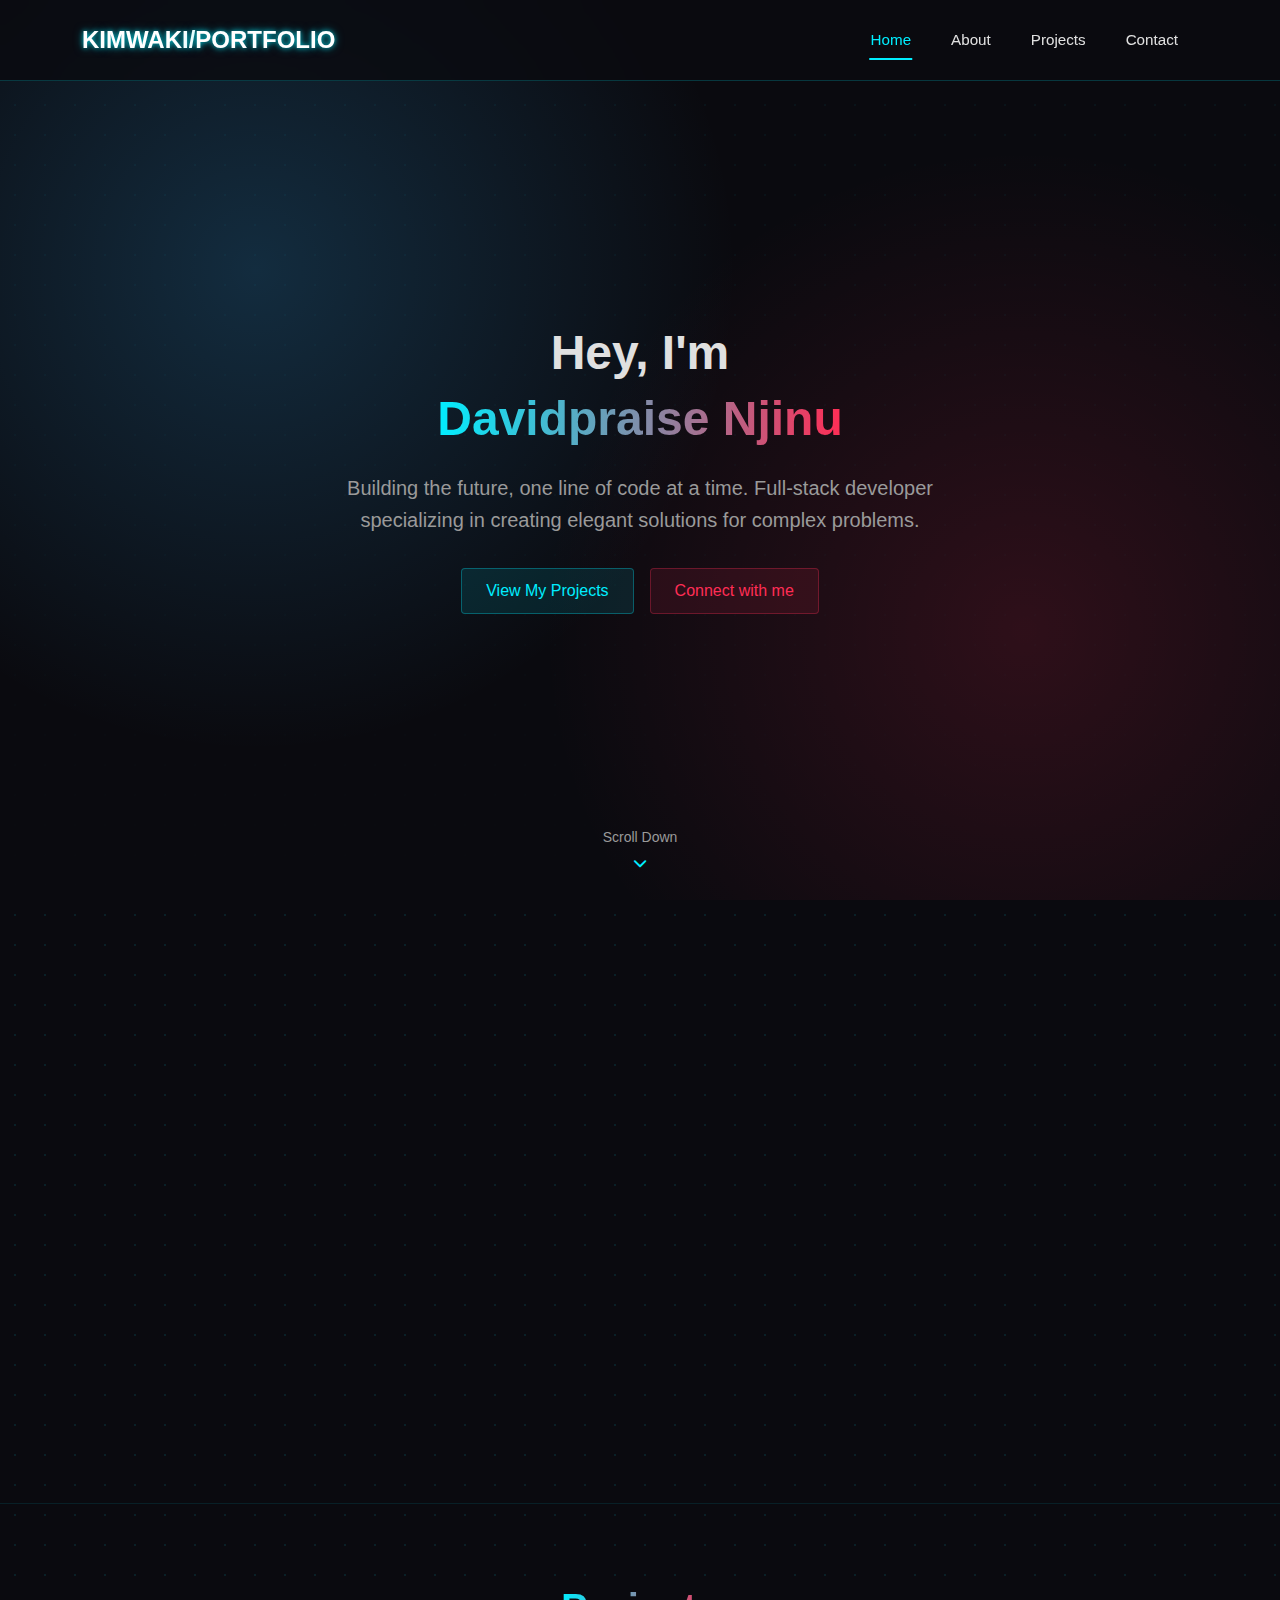
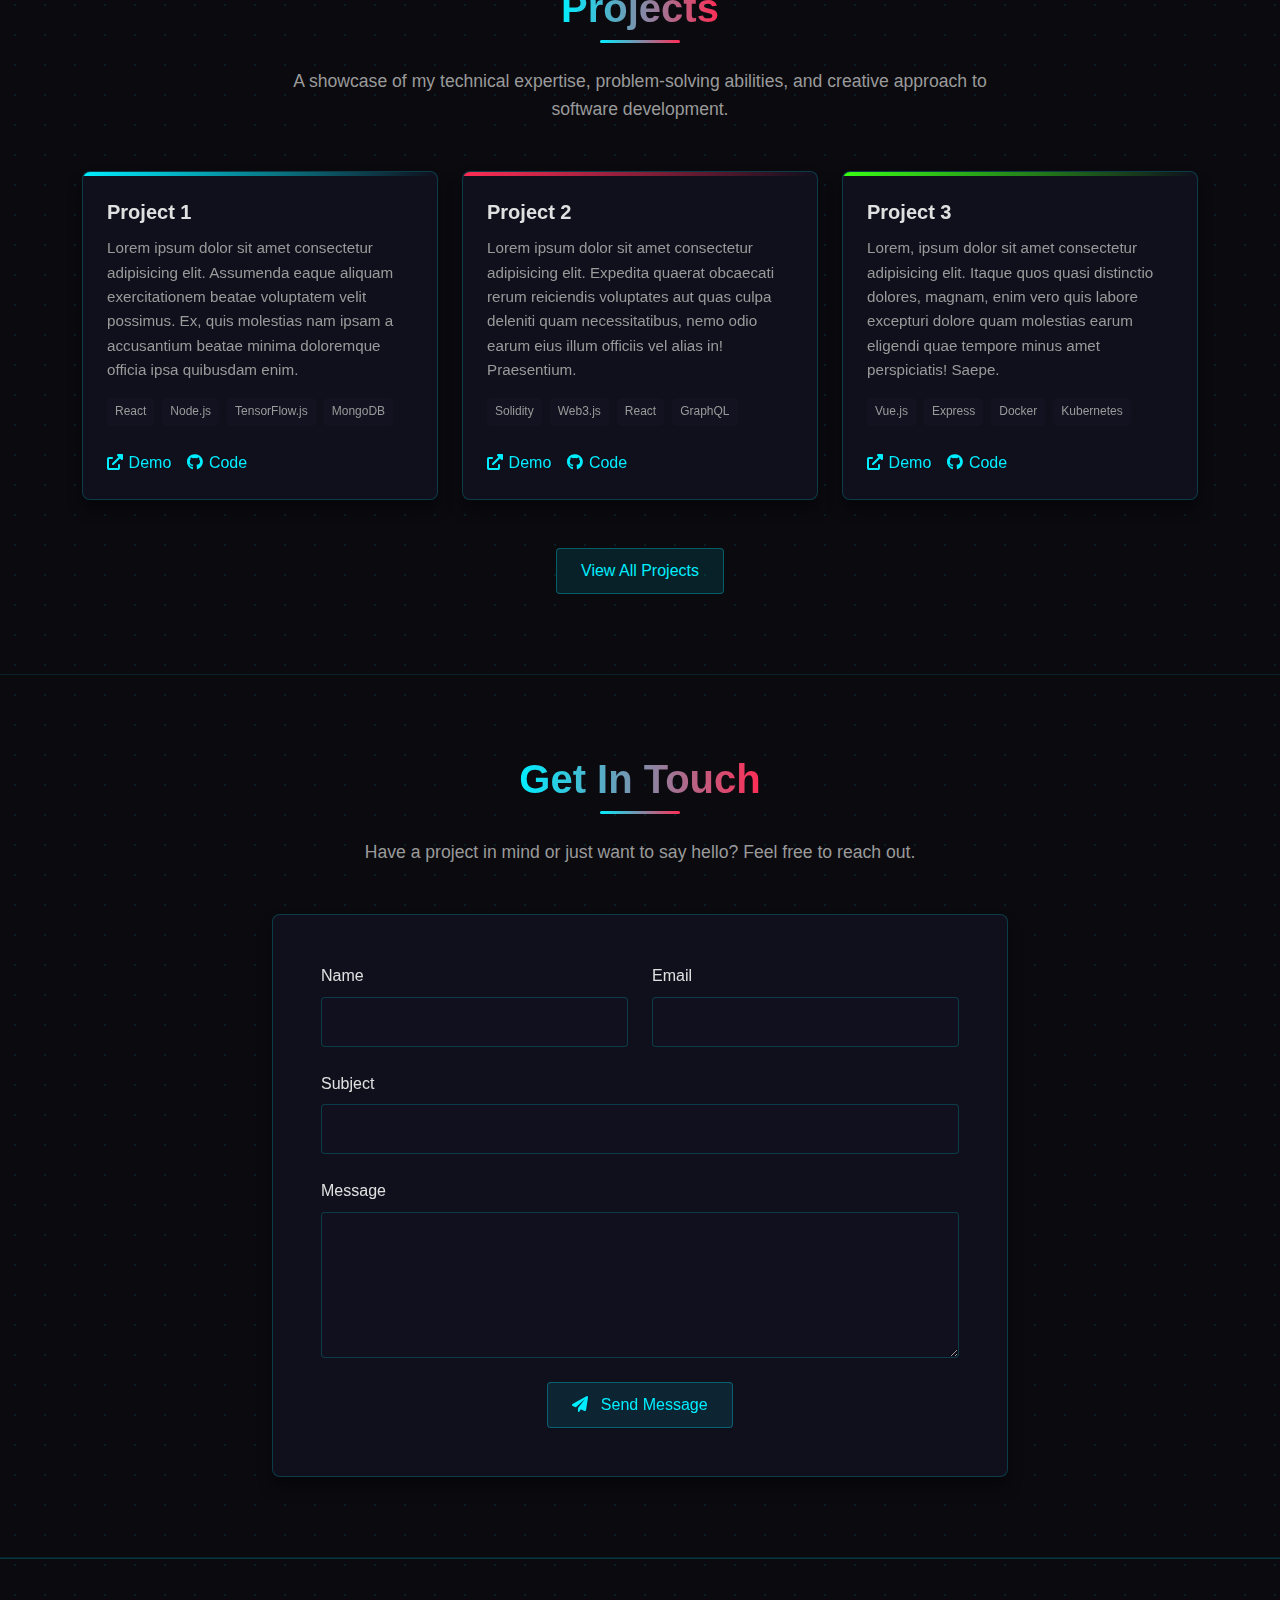
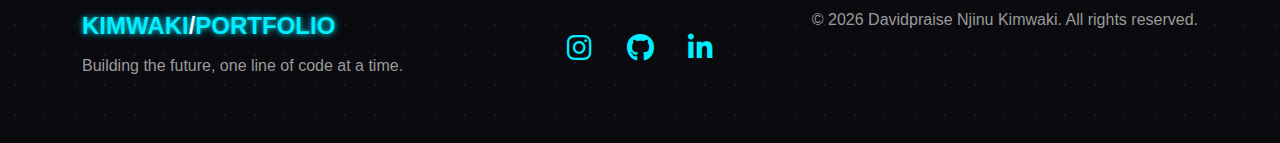
<file: index.html>
<!DOCTYPE html>
<html lang="en">
<head>
    <meta charset="UTF-8">
    <meta name="viewport" content="width=device-width, initial-scale=1.0">
    <title>Kimwaki's Portfolio</title>
    <!-- font-awesome -->
    <link rel="stylesheet" href="https://cdnjs.cloudflare.com/ajax/libs/font-awesome/6.5.1/css/all.min.css">
    <!-- Bootstrap CSS -->
    <link href="https://cdn.jsdelivr.net/npm/bootstrap@5.3.0/dist/css/bootstrap.min.css" rel="stylesheet">
    <!-- Animate.css -->
    <link rel="stylesheet" href="https://cdnjs.cloudflare.com/ajax/libs/animate.css/4.1.1/animate.min.css">
    <!-- Font Awesome -->
    <link rel="stylesheet" href="https://cdnjs.cloudflare.com/ajax/libs/font-awesome/6.0.0/css/all.min.css">
    <!-- Custom CSS -->
    <link rel="stylesheet" href="css/style.css">
</head>
<body>
    <!-- Navigation -->
    <nav class="navbar navbar-expand-lg navbar-dark fixed-top">
        <div class="container">
            <a class="navbar-brand neon-blue" href="index.html">KIMWAKI<span class="text-white">/</span>PORTFOLIO</a>
            <button class="navbar-toggler" type="button" data-bs-toggle="collapse" data-bs-target="#navbarNav">
                <span class="navbar-toggler-icon"></span>
            </button>
            <div class="collapse navbar-collapse" id="navbarNav">
                <ul class="navbar-nav ms-auto">
                    <li class="nav-item">
                        <a class="nav-link active" href="index.html">Home</a>
                    </li>
                    <li class="nav-item">
                        <a class="nav-link" href="about.html">About</a>
                    </li>
                    <li class="nav-item">
                        <a class="nav-link" href="projects.html">Projects</a>
                    </li>
                    <li class="nav-item">
                        <a class="nav-link" href="#contact">Contact</a>
                    </li>
                </ul>
            </div>
        </div>
    </nav>

    <!-- Hero Section -->
    <section id="home" class="hero-section animate__animated animate__fadeIn">
        <div class="background-effects">
            <div class="overlay-gradient"></div>
            <div class="radial-effect-blue"></div>
            <div class="radial-effect-red"></div>
        </div>
        
        <div class="container">
            <div class="text-center hero-content">
                <h1 class="animate__animated animate__fadeIn">
                    <span class="block">Hey, I'm</span>
                    <span class="gradient-text">Davidpraise Njinu</span>
                </h1>
                
                <p class="hero-subtitle animate__animated animate__fadeIn">
                    Building the future, one line of code at a time. Full-stack developer specializing in
                    creating elegant solutions for complex problems.
                </p>
                
                <div class="hero-buttons animate__animated animate__fadeIn">
                    <a href="#projects" class="btn btn-cyber-blue">View My Projects</a>
                    <a href="#contact" download class="btn btn-cyber-red">Connect with me</a>
                </div>
            </div>
        </div>
        
        <div class="scroll-indicator animate__animated animate__bounce animate__infinite">
            <a href="#about" class="scroll-down">
                <span>Scroll Down</span>
                <i class="fas fa-chevron-down text-cyber-blue"></i>
            </a>
        </div>
    </section>

    <!-- About Preview Section -->
    <section id="about" class="cyber-section">
        <div class="container">
            <div class="row justify-content-center">
                <div class="col-lg-10">
                    <div class="cyber-card p-4 p-md-5 animate__animated animate__fadeInUp">
                        <div class="row">
                            <div class="col-md-8">
                                <h2 class="cyber-heading mb-4">Who Am I?</h2>
                                <p class="text-light-gray mb-4">
                                    I'm a passionate software developer with a knack for turning complex problems into elegant solutions. 
                                    My journey in tech began with a simple curiosity that evolved into a lifelong pursuit of innovation.
                                </p>
                                <p class="text-light-gray mb-4">
                                    With expertise spanning multiple programming languages and frameworks, I bring a versatile skill set to every project. 
                                    I thrive in collaborative environments and am constantly pushing the boundaries of what's possible with code.
                                </p>
                                <a href="about.html" class="btn btn-cyber-green">
                                    Learn More About Me <i class="fas fa-arrow-right ms-2"></i>
                                </a>
                            </div>
                            <div class="col-md-4 d-none d-md-block">
                                <div class="text-center skill-icon-container">
                                    <div class="skill-icon-bg"></div>
                                    <div class="skill-icon">
                                        <i class="fas fa-code neon-green-text fa-4x"></i>
                                        <div class="mt-3 d-flex flex-wrap justify-content-center gap-2">
                                            <span class="cyber-tag">JavaScript</span>
                                            <span class="cyber-tag">React</span>
                                            <span class="cyber-tag">Python</span>
                                        </div>
                                    </div>
                                </div>
                            </div>
                        </div>
                    </div>
                </div>
            </div>
        </div>
    </section>

    <!-- Projects Preview Section -->
    <section id="projects" class="cyber-section">
        <div class="container">
            <div class="text-center mb-5">
                <h2 class="cyber-heading">Projects</h2>
                <div class="section-divider"></div>
                <p class="section-subtitle">
                    A showcase of my technical expertise, problem-solving abilities, and creative approach to software development.
                </p>
            </div>
            
            <div class="row">
                <!-- Project 1 -->
                <div class="col-md-6 col-lg-4 mb-4">
                    <div class="cyber-card project-card">
                        <div class="project-header bg-gradient-blue"></div>
                        <div class="project-body p-4">
                            <h3 class="project-title">Project 1</h3>
                            <p class="project-description">
                               Lorem ipsum dolor sit amet consectetur adipisicing elit. Assumenda eaque aliquam exercitationem beatae voluptatem velit possimus. 
                               Ex, quis molestias nam ipsam a accusantium beatae minima doloremque officia ipsa quibusdam enim.
                            </p>
                            
                            <div class="project-tech mb-4">
                                <span class="tech-tag">React</span>
                                <span class="tech-tag">Node.js</span>
                                <span class="tech-tag">TensorFlow.js</span>
                                <span class="tech-tag">MongoDB</span>
                            </div>
                            
                            <div class="project-links">
                                <a href="https://ai-task-manager.example.com" target="_blank" class="project-link">
                                    <i class="fas fa-external-link-alt"></i> Demo
                                </a>
                                <a href="https://github.com/johndoe/ai-task-manager" target="_blank" class="project-link">
                                    <i class="fab fa-github"></i> Code
                                </a>
                            </div>
                        </div>
                    </div>
                </div>
                
                <!-- Project 2 -->
                <div class="col-md-6 col-lg-4 mb-4">
                    <div class="cyber-card project-card">
                        <div class="project-header bg-gradient-red"></div>
                        <div class="project-body p-4">
                            <h3 class="project-title">Project 2</h3>
                            <p class="project-description">
                                Lorem ipsum dolor sit amet consectetur adipisicing elit. Expedita quaerat obcaecati rerum reiciendis voluptates aut quas culpa deleniti quam necessitatibus, 
                                nemo odio earum eius illum officiis vel alias in! Praesentium.
                            </p>
                            
                            <div class="project-tech mb-4">
                                <span class="tech-tag">Solidity</span>
                                <span class="tech-tag">Web3.js</span>
                                <span class="tech-tag">React</span>
                                <span class="tech-tag">GraphQL</span>
                            </div>
                            
                            <div class="project-links">
                                <a href="https://blockchain-marketplace.example.com" target="_blank" class="project-link">
                                    <i class="fas fa-external-link-alt"></i> Demo
                                </a>
                                <a href="https://github.com/johndoe/blockchain-marketplace" target="_blank" class="project-link">
                                    <i class="fab fa-github"></i> Code
                                </a>
                            </div>
                        </div>
                    </div>
                </div>
                
                <!-- Project 3 -->
                <div class="col-md-6 col-lg-4 mb-4">
                    <div class="cyber-card project-card">
                        <div class="project-header bg-gradient-green"></div>
                        <div class="project-body p-4">
                            <h3 class="project-title">Project 3</h3>
                            <p class="project-description">
                            Lorem, ipsum dolor sit amet consectetur adipisicing elit. Itaque quos quasi distinctio dolores, magnam, 
                            enim vero quis labore excepturi dolore quam molestias earum eligendi quae tempore minus amet perspiciatis! Saepe.
                            </p>
                            
                            <div class="project-tech mb-4">
                                <span class="tech-tag">Vue.js</span>
                                <span class="tech-tag">Express</span>
                                <span class="tech-tag">Docker</span>
                                <span class="tech-tag">Kubernetes</span>
                            </div>
                            
                            <div class="project-links">
                                <a href="https://devops-dashboard.example.com" target="_blank" class="project-link">
                                    <i class="fas fa-external-link-alt"></i> Demo
                                </a>
                                <a href="https://github.com/johndoe/devops-dashboard" target="_blank" class="project-link">
                                    <i class="fab fa-github"></i> Code
                                </a>
                            </div>
                        </div>
                    </div>
                </div>
            </div>
            
            <div class="text-center mt-4">
                <a href="projects.html" class="btn btn-cyber-blue">
                    View All Projects
                </a>
            </div>
        </div>
    </section>

    <!-- Contact Section -->
    <section id="contact" class="cyber-section">
        <div class="container">
            <div class="text-center mb-5">
                <h2 class="cyber-heading">Get In Touch</h2>
                <div class="section-divider"></div>
                <p class="section-subtitle">
                    Have a project in mind or just want to say hello? Feel free to reach out.
                </p>
            </div>
            
            <div class="row justify-content-center">
                <div class="col-lg-8">
                    <div class="cyber-card p-4 p-md-5">
                        <form id="contactForm" class="contact-form" action="https://formspree.io/f/xdkewyab">
                            <div class="row">
                                <div class="col-md-6 mb-4">
                                    <div class="form-group">
                                        <label for="name" class="form-label">Name</label>
                                        <input type="text" id="name" class="form-control cyber-input" required>
                                    </div>
                                </div>
                                
                                <div class="col-md-6 mb-4">
                                    <div class="form-group">
                                        <label for="email" class="form-label">Email</label>
                                        <input type="email" id="email" class="form-control cyber-input" required>
                                    </div>
                                </div>
                            </div>
                            
                            <div class="form-group mb-4">
                                <label for="subject" class="form-label">Subject</label>
                                <input type="text" id="subject" class="form-control cyber-input" required>
                            </div>
                            
                            <div class="form-group mb-4">
                                <label for="message" class="form-label">Message</label>
                                <textarea id="message" rows="5" class="form-control cyber-input" required></textarea>
                            </div>
                            
                            <div class="text-center">
                                <button type="submit" class="btn btn-cyber-blue" id="submitBtn">
                                    <i class="fas fa-paper-plane me-2"></i> Send Message
                                </button>
                            </div>
                            
                            <div id="formMessage" class="mt-4" style="display: none;"></div>
                        </form>
                    </div>
                </div>
            </div>
        </div>
    </section>

    <!-- Footer -->
    <footer class="cyber-footer">
        <div class="container">
            <div class="row">
                <div class="col-md-6 text-center text-md-start mb-4 mb-md-0">
                    <a href="index.html" class="footer-logo neon-blue">KIMWAKI<span class="text-white">/</span>PORTFOLIO</a>
                    <p class="footer-tagline mt-2">Building the future, one line of code at a time.</p>
                </div>
                
            
                <div class="social-icons">
                    <a href="https://www.instagram.com/_his.pov__/" target="_blank"><i class="fab fa-instagram"></i></a>
                    <a href="https://github.com/kimwakinjinu" target="_blank"><i class="fab fa-github"></i></a>
                    <a href="https://github.com/YOUR_USERNAME" target="_blank"><i class="fa-brands fa-linkedin-in"></i></a>
                </div>
                
                
                <div class="col-md-6 text-center text-md-end">
                    <p class="copyright-text">
                        © <span id="currentYear">2023</span> Davidpraise Njinu Kimwaki. All rights reserved.
                    </p>
                    
                </div>
            </div>
        </div>
    </footer>

    <!-- Bootstrap JS Bundle with Popper -->
    <script src="https://cdn.jsdelivr.net/npm/bootstrap@5.3.0/dist/js/bootstrap.bundle.min.js"></script>
    <!-- Custom JavaScript -->
    <script src="js/script.js"></script>
    <script src="https://cdn.gpteng.co/gptengineer.js" type="module"></script>
</body>
</html>
</file>
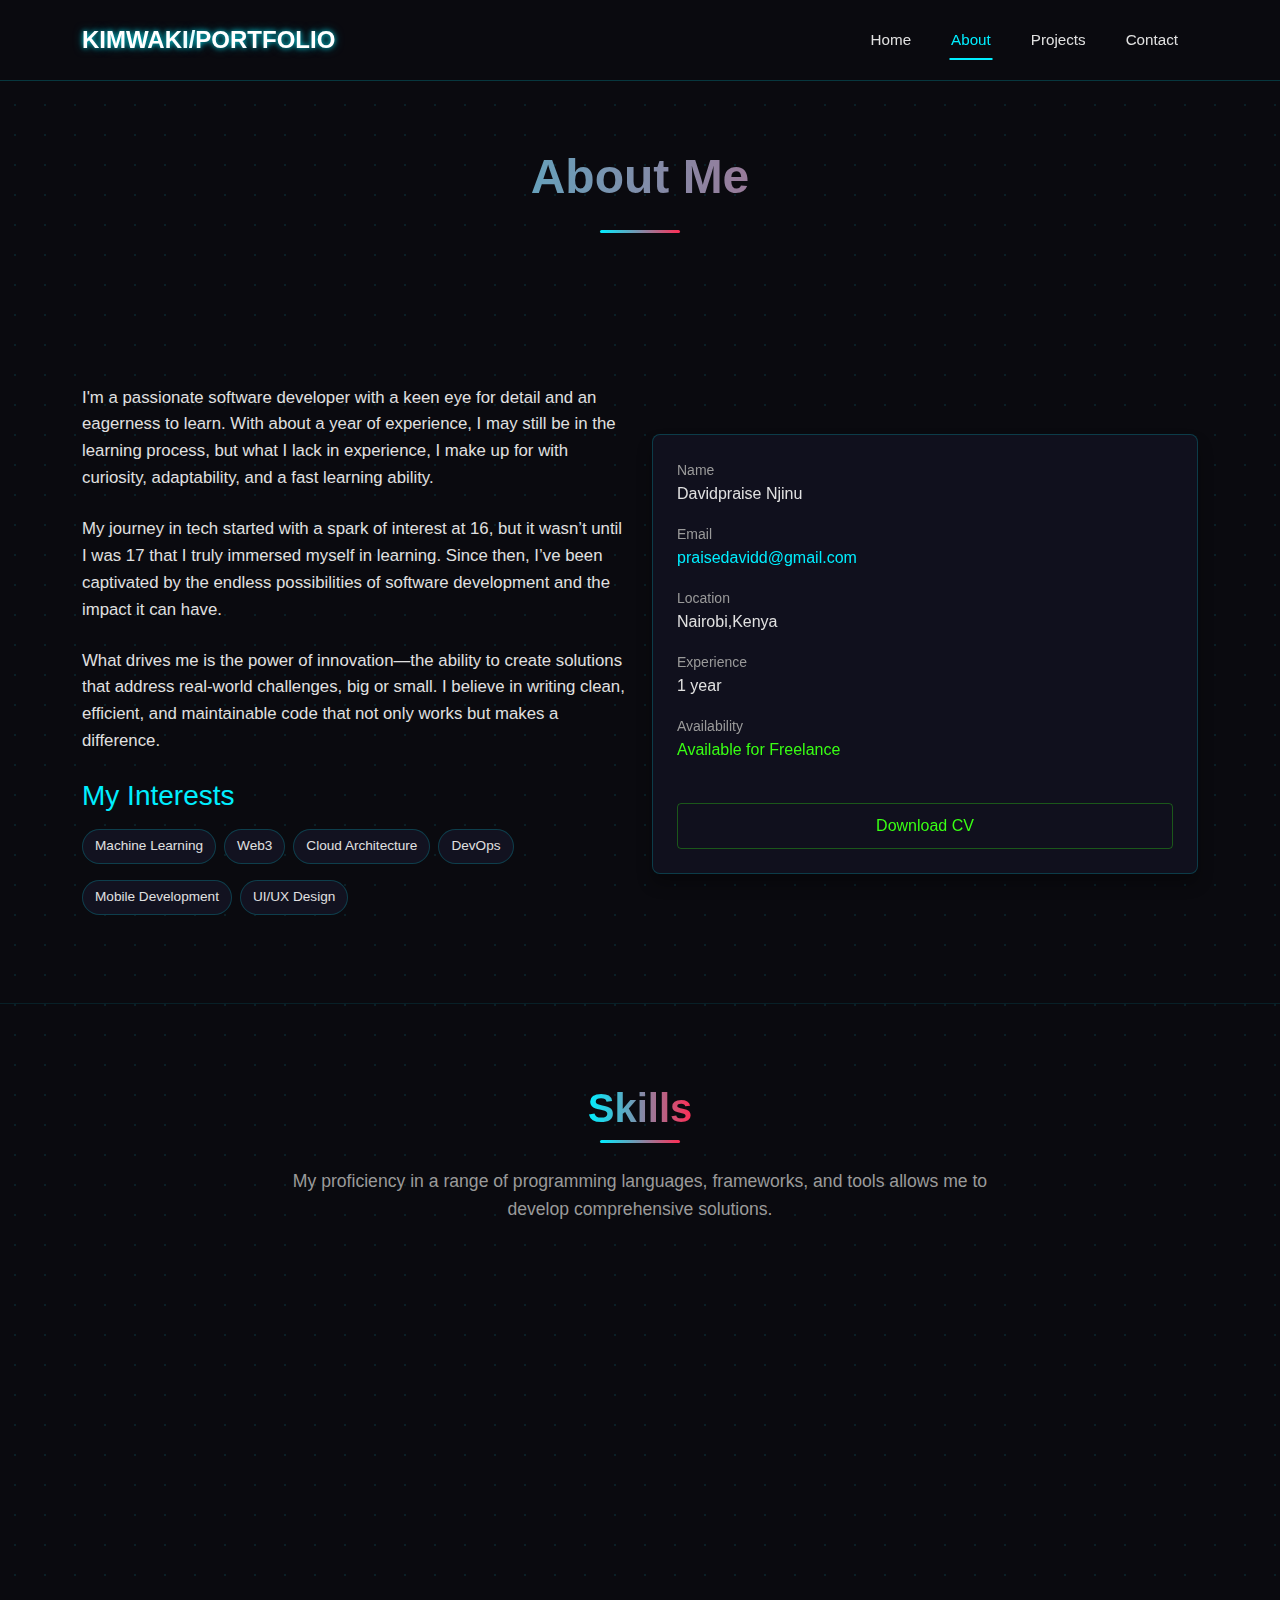
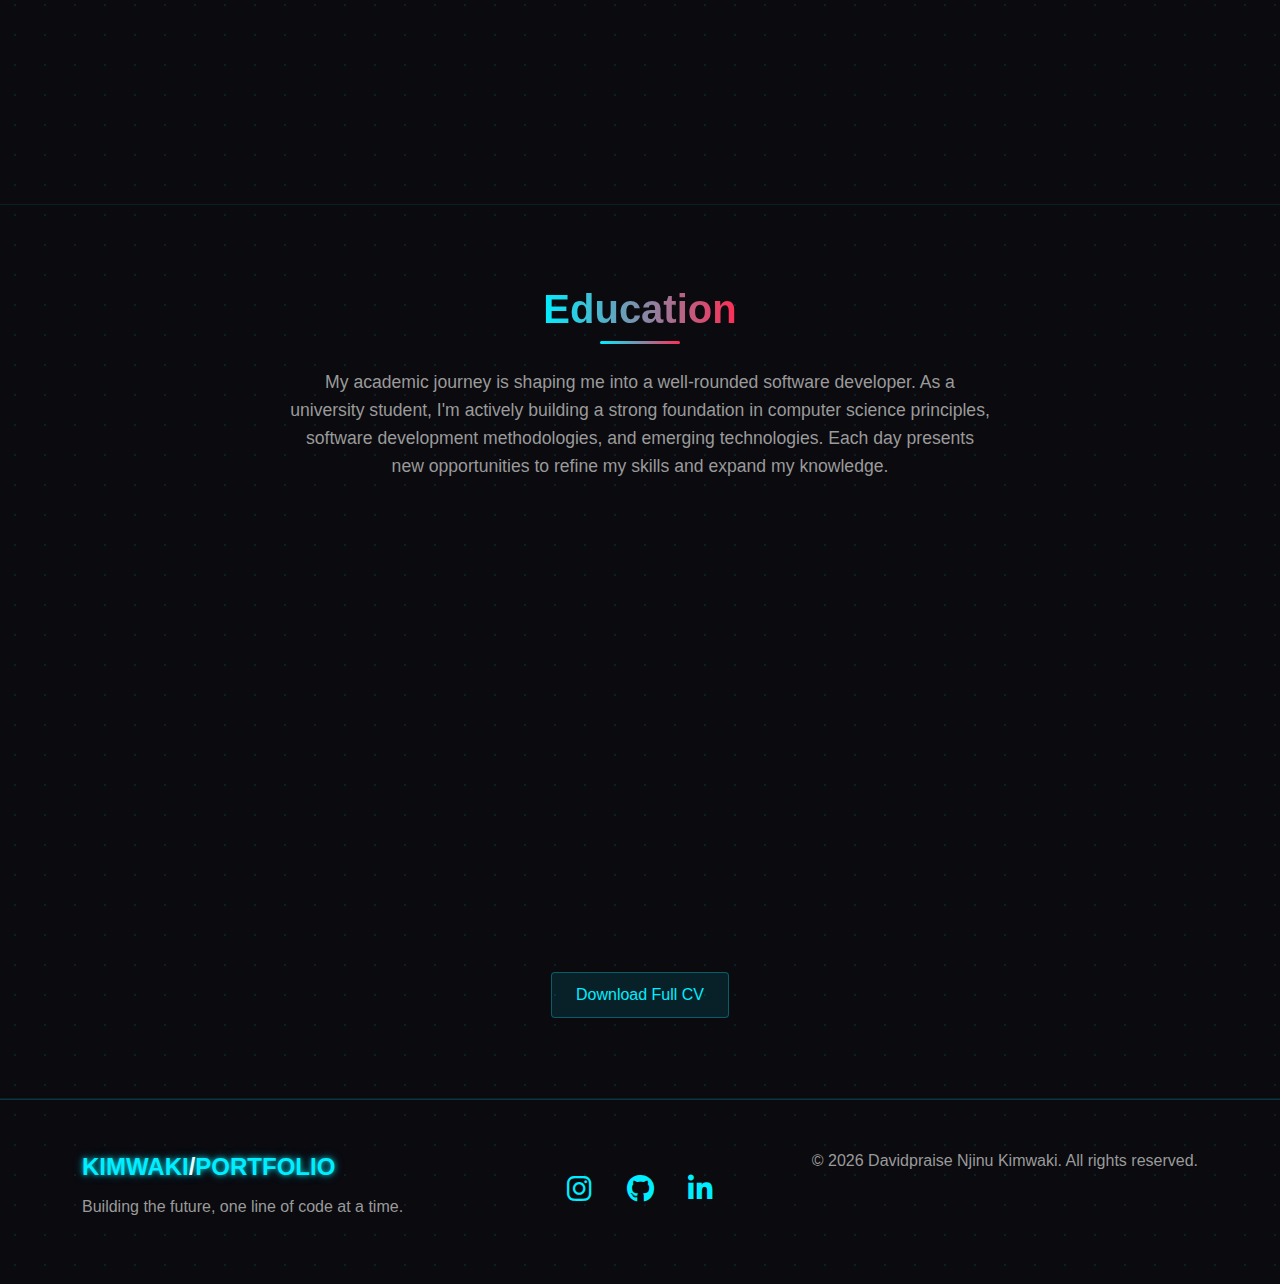
<file: about.html>
<!DOCTYPE html>
<html lang="en">
<head>
    <meta charset="UTF-8">
    <meta name="viewport" content="width=device-width, initial-scale=1.0">
    <title>Kimwaki's Portfolio</title>
      <!-- Bootstrap CSS -->
    <link href="https://cdn.jsdelivr.net/npm/bootstrap@5.3.0/dist/css/bootstrap.min.css" rel="stylesheet">
    <!-- Animate.css -->
    <link rel="stylesheet" href="https://cdnjs.cloudflare.com/ajax/libs/animate.css/4.1.1/animate.min.css">
    <!-- Font Awesome -->
    <link rel="stylesheet" href="https://cdnjs.cloudflare.com/ajax/libs/font-awesome/6.0.0/css/all.min.css">
    <!-- Custom CSS -->
    <link rel="stylesheet" href="css/style.css">
</head>
<body>
    <!-- Navigation -->
    <nav class="navbar navbar-expand-lg navbar-dark fixed-top">
        <div class="container">
            <a class="navbar-brand neon-blue" href="index.html">KIMWAKI<span class="text-white">/</span>PORTFOLIO</a>
            <button class="navbar-toggler" type="button" data-bs-toggle="collapse" data-bs-target="#navbarNav">
                <span class="navbar-toggler-icon"></span>
            </button>
            <div class="collapse navbar-collapse" id="navbarNav">
                <ul class="navbar-nav ms-auto">
                    <li class="nav-item">
                        <a class="nav-link" href="index.html">Home</a>
                    </li>
                    <li class="nav-item">
                        <a class="nav-link active" href="about.html">About</a>
                    </li>
                    <li class="nav-item">
                        <a class="nav-link" href="projects.html">Projects</a>
                    </li>
                    <li class="nav-item">
                        <a class="nav-link" href="index.html#contact">Contact</a>
                    </li>
                </ul>
            </div>
        </div>
    </nav>

    <!-- About Header -->
    <header class="page-header">
        <div class="container text-center">
            <h1 class="page-title animate__animated animate__fadeIn">About Me</h1>
            <div class="section-divider mx-auto"></div>
        </div>
    </header>

    <!-- About Section -->
    <section class="cyber-section">
        <div class="container">
            <div class="row align-items-center">
                <div class="col-lg-6 animate__animated animate__fadeInLeft">
                    <div class="about-text space-y-6">
                        <p class="about-paragraph">
                            I'm a passionate software developer with a keen eye for detail and an eagerness to learn. With about
                            a year of experience, I may still be in the learning process, but what I lack in experience,
                            I make up for with curiosity, adaptability, and a fast learning ability.
                        </p>
                        
                        <p class="about-paragraph">
                            My journey in tech started with a spark of interest at 16, but it wasn’t until I was 17 that
                            I truly immersed myself in learning. Since then, I’ve been captivated by the
                             endless possibilities of software development and the impact it can have.
                        </p>
                        
                        <p class="about-paragraph">
                            What drives me is the power of innovation—the ability to create solutions that address 
                            real-world challenges, big or small. I believe in writing clean, efficient, and maintainable code
                            that not only works but makes a difference.
                        </p>
                        
                        <div class="interests-section">
                            <h3 class="text-cyber-blue">My Interests</h3>
                            <div class="d-flex flex-wrap gap-2 mt-3">
                                <span class="interest-tag">Machine Learning</span>
                                <span class="interest-tag">Web3</span>
                                <span class="interest-tag">Cloud Architecture</span>
                                <span class="interest-tag">DevOps</span>
                                <span class="interest-tag">Mobile Development</span>
                                <span class="interest-tag">UI/UX Design</span>
                            </div>
                        </div>
                    </div>
                </div>
                
                <div class="col-lg-6 mt-5 mt-lg-0 animate__animated animate__fadeInRight">
                    <div class="cyber-card p-4 about-info-card">
                        <div class="about-info-item">
                            <span class="info-label">Name</span>
                            <span class="info-value">Davidpraise Njinu</span>
                        </div>
                        
                        <div class="about-info-item">
                            <span class="info-label">Email</span>
                            <span class="info-value text-cyber-blue">praisedavidd@gmail.com</span>
                        </div>
                        
                        <div class="about-info-item">
                            <span class="info-label">Location</span>
                            <span class="info-value">Nairobi,Kenya</span>
                        </div>
                        
                        <div class="about-info-item">
                            <span class="info-label">Experience</span>
                            <span class="info-value">1 year</span>
                        </div>
                        
                        <div class="about-info-item">
                            <span class="info-label">Availability</span>
                            <span class="info-value text-cyber-green">Available for Freelance</span>
                        </div>
                        
                        <div class="mt-4">
                            <a href="/Davidpraise Njinu.pdf" download class="btn btn-outline-cyber-green w-100">
                                Download CV
                            </a>
                        </div>
                    </div>
                </div>
            </div>
        </div>
    </section>

    <!-- Skills Section -->
    <section id="skills" class="cyber-section">
        <div class="container">
            <div class="text-center mb-5">
                <h2 class="cyber-heading">Skills</h2>
                <div class="section-divider"></div>
                <p class="section-subtitle">
                    My proficiency in a range of programming languages, frameworks, and tools allows me to develop comprehensive solutions.
                </p>
            </div>
            
            <div class="row">
                <div class="col-md-6 col-lg-4 mb-4 animate__animated animate__fadeInUp" data-delay="100">
                    <div class="cyber-card p-4 skills-card">
                        <h3 class="text-center text-cyber-blue neon-blue mb-4">Programming Languages</h3>
                        <div class="skills-list">
                            <div class="skill-item">
                                <div class="d-flex justify-content-between mb-1">
                                    <span>JavaScript</span>
                                    <span class="text-cyber-blue">90%</span>
                                </div>
                                <div class="progress">
                                    <div class="progress-bar bg-gradient-blue" style="width: 90%"></div>
                                </div>
                            </div>
                            <div class="skill-item">
                                <div class="d-flex justify-content-between mb-1">
                                    <span>HTML</span>
                                    <span class="text-cyber-blue">85%</span>
                                </div>
                                <div class="progress">
                                    <div class="progress-bar bg-gradient-blue" style="width: 85%"></div>
                                </div>
                            </div>
                            <div class="skill-item">
                                <div class="d-flex justify-content-between mb-1">
                                    <span>Python</span>
                                    <span class="text-cyber-blue">80%</span>
                                </div>
                                <div class="progress">
                                    <div class="progress-bar bg-gradient-blue" style="width: 80%"></div>
                                </div>
                            </div>
                            <div class="skill-item">
                                <div class="d-flex justify-content-between mb-1">
                                    <span>CSS</span>
                                    <span class="text-cyber-blue">75%</span>
                                </div>
                                <div class="progress">
                                    <div class="progress-bar bg-gradient-blue" style="width: 75%"></div>
                                </div>
                            </div>
                            <div class="skill-item">
                                <div class="d-flex justify-content-between mb-1">
                                    <span>C++</span>
                                    <span class="text-cyber-blue">70%</span>
                                </div>
                                <div class="progress">
                                    <div class="progress-bar bg-gradient-blue" style="width: 70%"></div>
                                </div>
                            </div>
                            
                        </div>
                    </div>
                </div>
                
                <div class="col-md-6 col-lg-4 mb-4 animate__animated animate__fadeInUp" data-delay="200">
                    <div class="cyber-card p-4 skills-card">
                        <h3 class="text-center text-cyber-red neon-red mb-4">Frameworks & Libraries</h3>
                        <div class="skills-list">
                            <div class="skill-item">
                                <div class="d-flex justify-content-between mb-1">
                                    <span>React</span>
                                    <span class="text-cyber-blue">90%</span>
                                </div>
                                <div class="progress">
                                    <div class="progress-bar bg-gradient-blue" style="width: 90%"></div>
                                </div>
                            </div>
                            <div class="skill-item">
                                <div class="d-flex justify-content-between mb-1">
                                    <span>Node.js</span>
                                    <span class="text-cyber-blue">85%</span>
                                </div>
                                <div class="progress">
                                    <div class="progress-bar bg-gradient-blue" style="width: 85%"></div>
                                </div>
                            </div>
                            
                            <div class="skill-item">
                                <div class="d-flex justify-content-between mb-1">
                                    <span>Flask</span>
                                    <span class="text-cyber-blue">65%</span>
                                </div>
                                <div class="progress">
                                    <div class="progress-bar bg-gradient-blue" style="width: 65%"></div>
                                </div>
                            </div>
                           
                        </div>
                    </div>
                </div>
                
                <div class="col-lg-4 mb-4 animate__animated animate__fadeInUp" data-delay="300">
                    <div class="cyber-card p-4 skills-card">
                        <h3 class="text-center text-cyber-green neon-green mb-4">Tools & Technologies</h3>
                        <div class="skills-list">
                            <div class="skill-item">
                                <div class="d-flex justify-content-between mb-1">
                                    <span>Git</span>
                                    <span class="text-cyber-blue">90%</span>
                                </div>
                                <div class="progress">
                                    <div class="progress-bar bg-gradient-blue" style="width: 90%"></div>
                                </div>
                            </div>
                            <div class="skill-item">
                                <div class="d-flex justify-content-between mb-1">
                                    <span>GitHub</span>
                                    <span class="text-cyber-blue">80%</span>
                                </div>
                                <div class="progress">
                                    <div class="progress-bar bg-gradient-blue" style="width: 80%"></div>
                                </div>
                            </div>
                            <div class="skill-item">
                                <div class="d-flex justify-content-between mb-1">
                                    <span>Excel</span>
                                    <span class="text-cyber-blue">75%</span>
                                </div>
                                <div class="progress">
                                    <div class="progress-bar bg-gradient-blue" style="width: 75%"></div>
                                </div>
                            </div>
                            
                        </div>
                    </div>
                </div>
            </div>
        </div>
    </section>

    <!-- Education Section -->
    <section id="education" class="cyber-section">
        <div class="container">
            <div class="text-center mb-5">
                <h2 class="cyber-heading">Education</h2>
                <div class="section-divider"></div>
                <p class="section-subtitle">
                    My academic journey is shaping me into a well-rounded software developer. 
                    As a university student, I'm actively building a strong foundation in computer science principles,
                    software development methodologies, and emerging technologies. Each day presents new opportunities to refine my skills and expand my knowledge.
                </p>
            </div>
            
            <div class="row">
                <div class="col-md-6 col-lg-4 mb-4 animate__animated animate__fadeInUp" data-delay="100">
                    <div class="cyber-card p-4 education-card">
                        <div class="education-icon text-cyber-blue mb-4">
                            <i class="fas fa-award"></i>
                        </div>
                        
                        <div class="mb-3">
                            <span class="education-period">2024 - Current</span>
                            <h3 class="education-degree">Bacelor of Science in Computer Science</h3>
                            <p class="education-institution">Jomo Kenyatta University of Agriculutre and Technology.</p>
                        </div>
                        
                        <p class="education-description">
                           Learning software development , data structures, algorithms, computer systems, and computer networks.
                        </p>
                    </div>
                </div>
            </div>
            
            <div class="text-center mt-5">
                <a href="/Davidpraise Njinu.pdf" download class="btn btn-cyber-blue">
                    Download Full CV
                </a>
            </div>
        </div>
    </section>

    <!-- Footer -->
    <footer class="cyber-footer">
        <div class="container">
            <div class="row">
                <div class="col-md-6 text-center text-md-start mb-4 mb-md-0">
                    <a href="index.html" class="footer-logo neon-blue">KIMWAKI<span class="text-white">/</span>PORTFOLIO</a>
                    <p class="footer-tagline mt-2">Building the future, one line of code at a time.</p>
                </div>
                
                <div class="social-icons">
                    <a href="https://www.instagram.com/_his.pov__/" target="_blank"><i class="fab fa-instagram"></i></a>
                    <a href="https://github.com/kimwakinjinu" target="_blank"><i class="fab fa-github"></i></a>
                    <a href="https://github.com/YOUR_USERNAME" target="_blank"><i class="fa-brands fa-linkedin-in"></i></i></a>
                </div>
                
                
                <div class="col-md-6 text-center text-md-end">
                    <p class="copyright-text">
                        © <span id="currentYear">2025</span> Davidpraise Njinu Kimwaki. All rights reserved.
                    </p>
                   
                </div>
            </div>
        </div>
    </footer>

    <!-- Bootstrap JS Bundle with Popper -->
    <script src="https://cdn.jsdelivr.net/npm/bootstrap@5.3.0/dist/js/bootstrap.bundle.min.js"></script>
    <!-- Custom JavaScript -->
    <script src="js/script.js"></script>
</body>
</html>
</file>
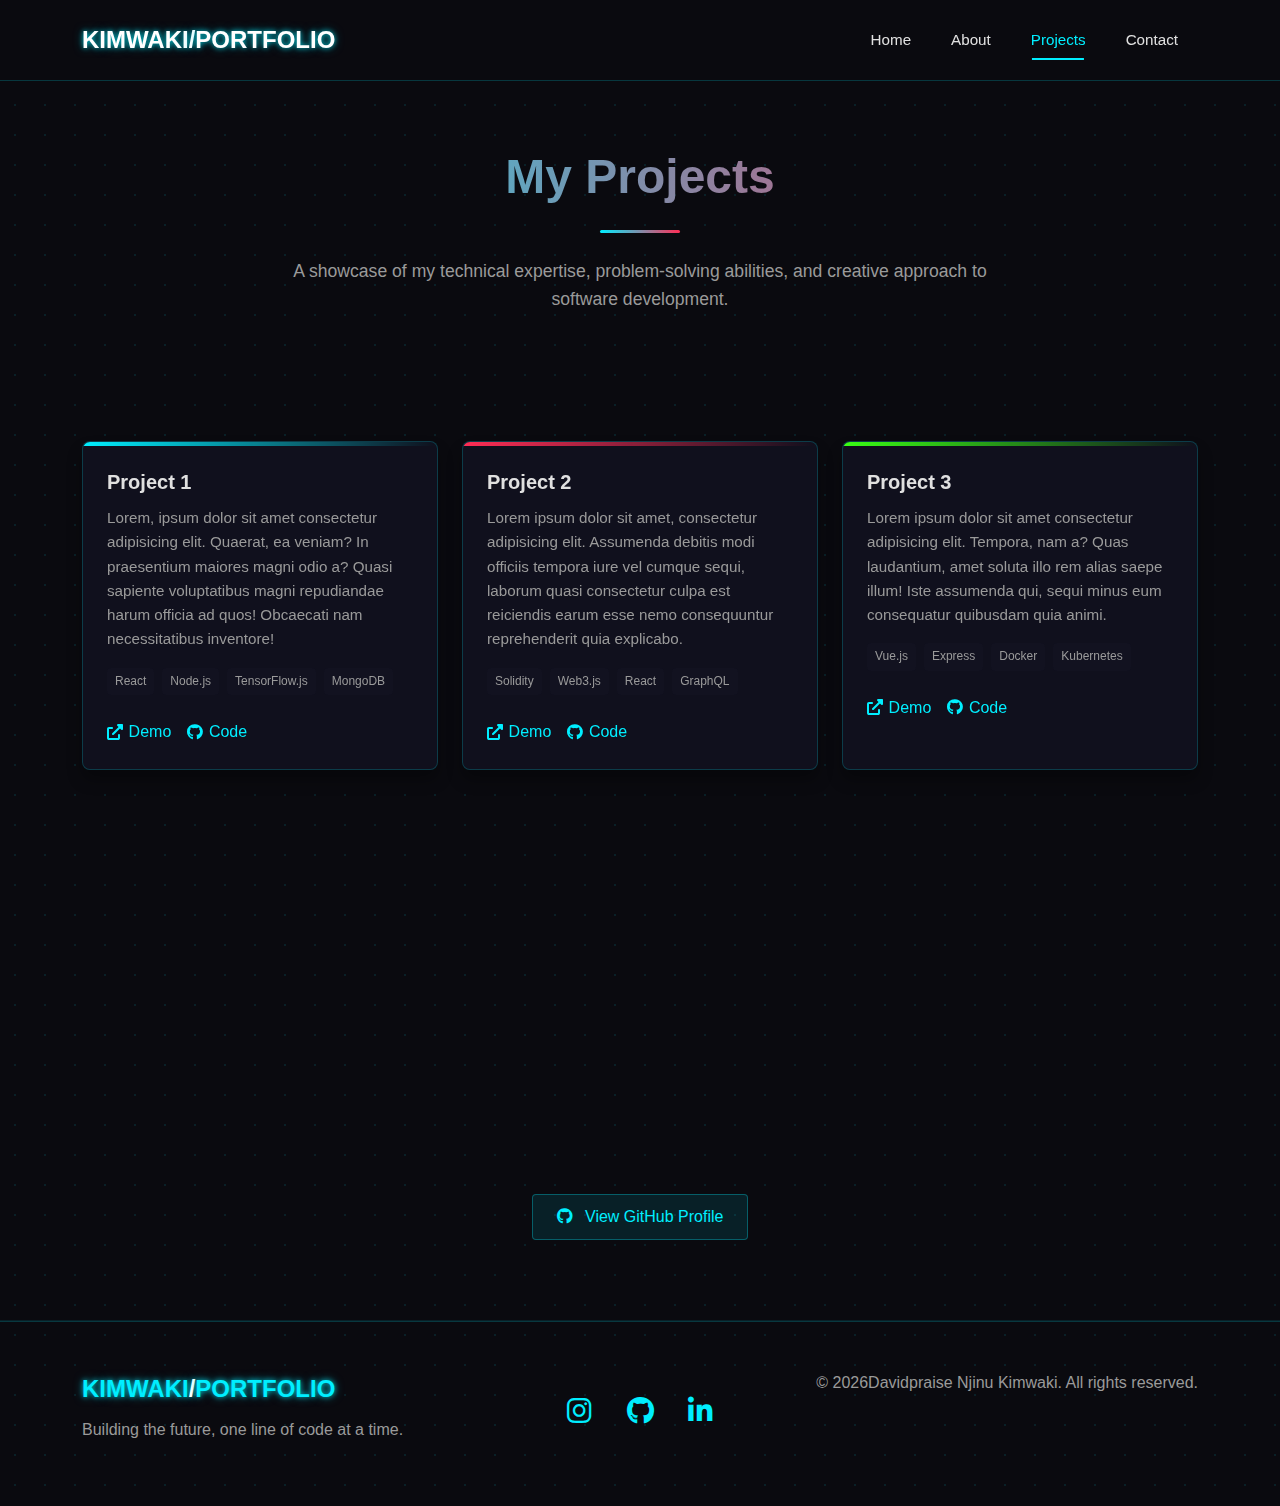
<file: projects.html>
<!DOCTYPE html>
<html lang="en">
<head>
    <meta charset="UTF-8">
    <meta name="viewport" content="width=device-width, initial-scale=1.0">
    <title>Kimwaki's Portfolio</title>
    <!-- Bootstrap CSS -->
    <link href="https://cdn.jsdelivr.net/npm/bootstrap@5.3.0/dist/css/bootstrap.min.css" rel="stylesheet">
    <!-- Animate.css -->
    <link rel="stylesheet" href="https://cdnjs.cloudflare.com/ajax/libs/animate.css/4.1.1/animate.min.css">
    <!-- Font Awesome -->
    <link rel="stylesheet" href="https://cdnjs.cloudflare.com/ajax/libs/font-awesome/6.0.0/css/all.min.css">
    <!-- Custom CSS -->
    <link rel="stylesheet" href="css/style.css">
</head>
<body>
    <!-- Navigation -->
    <nav class="navbar navbar-expand-lg navbar-dark fixed-top">
        <div class="container">
            <a class="navbar-brand neon-blue" href="index.html">KIMWAKI<span class="text-white">/</span>PORTFOLIO</a>
            <button class="navbar-toggler" type="button" data-bs-toggle="collapse" data-bs-target="#navbarNav">
                <span class="navbar-toggler-icon"></span>
            </button>
            <div class="collapse navbar-collapse" id="navbarNav">
                <ul class="navbar-nav ms-auto">
                    <li class="nav-item">
                        <a class="nav-link" href="index.html">Home</a>
                    </li>
                    <li class="nav-item">
                        <a class="nav-link" href="about.html">About</a>
                    </li>
                    <li class="nav-item">
                        <a class="nav-link active" href="projects.html">Projects</a>
                    </li>
                    <li class="nav-item">
                        <a class="nav-link" href="index.html#contact">Contact</a>
                    </li>
                </ul>
            </div>
        </div>
    </nav>

    <!-- Projects Header -->
    <header class="page-header">
        <div class="container text-center">
            <h1 class="page-title animate__animated animate__fadeIn">My Projects</h1>
            <div class="section-divider mx-auto"></div>
            <p class="section-subtitle mt-4 animate__animated animate__fadeIn animate__delay-1s">
                A showcase of my technical expertise, problem-solving abilities, and creative approach to software development.
            </p>
        </div>
    </header>

    <!-- Projects Section -->
    <section class="cyber-section">
        <div class="container">
            <div class="row">
                <!-- Project 1 -->
                <div class="col-md-6 col-lg-4 mb-4 animate__animated animate__fadeInUp">
                    <div class="cyber-card project-card">
                        <div class="project-header bg-gradient-blue"></div>
                        <div class="project-body p-4">
                            <h3 class="project-title">Project 1</h3>
                            <p class="project-description">
                                Lorem, ipsum dolor sit amet consectetur adipisicing elit. Quaerat, ea veniam? In praesentium maiores magni odio a? Quasi sapiente voluptatibus magni repudiandae harum officia ad quos! Obcaecati nam necessitatibus inventore!
                            </p>
                            
                            <div class="project-tech mb-4">
                                <span class="tech-tag">React</span>
                                <span class="tech-tag">Node.js</span>
                                <span class="tech-tag">TensorFlow.js</span>
                                <span class="tech-tag">MongoDB</span>
                            </div>
                            
                            <div class="project-links">
                                <a href="https://ai-task-manager.example.com" target="_blank" class="project-link">
                                    <i class="fas fa-external-link-alt"></i> Demo
                                </a>
                                <a href="https://github.com/kimwakinjinu" target="_blank" class="project-link">
                                    <i class="fab fa-github"></i> Code
                                </a>
                            </div>
                        </div>
                    </div>
                </div>
                
                <!-- Project 2 -->
                <div class="col-md-6 col-lg-4 mb-4 animate__animated animate__fadeInUp" data-delay="100">
                    <div class="cyber-card project-card">
                        <div class="project-header bg-gradient-red"></div>
                        <div class="project-body p-4">
                            <h3 class="project-title">Project 2</h3>
                            <p class="project-description">
                                Lorem ipsum dolor sit amet, consectetur adipisicing elit. Assumenda debitis modi officiis tempora iure vel cumque sequi, laborum quasi consectetur culpa est reiciendis earum esse nemo consequuntur reprehenderit quia explicabo.
                            </p>
                            
                            <div class="project-tech mb-4">
                                <span class="tech-tag">Solidity</span>
                                <span class="tech-tag">Web3.js</span>
                                <span class="tech-tag">React</span>
                                <span class="tech-tag">GraphQL</span>
                            </div>
                            
                            <div class="project-links">
                                <a href="https://blockchain-marketplace.example.com" target="_blank" class="project-link">
                                    <i class="fas fa-external-link-alt"></i> Demo
                                </a>
                                <a href="https://github.com/kimwakinjinu" target="_blank" class="project-link">
                                    <i class="fab fa-github"></i> Code
                                </a>
                            </div>
                        </div>
                    </div>
                </div>
                
                <!-- Project 3 -->
                <div class="col-md-6 col-lg-4 mb-4 animate__animated animate__fadeInUp" data-delay="200">
                    <div class="cyber-card project-card">
                        <div class="project-header bg-gradient-green"></div>
                        <div class="project-body p-4">
                            <h3 class="project-title">Project 3</h3>
                            <p class="project-description">
                                Lorem ipsum dolor sit amet consectetur adipisicing elit. Tempora, nam a? Quas laudantium, amet soluta illo rem alias saepe illum! Iste assumenda qui, sequi minus eum consequatur quibusdam quia animi.
                            </p>
                            
                            <div class="project-tech mb-4">
                                <span class="tech-tag">Vue.js</span>
                                <span class="tech-tag">Express</span>
                                <span class="tech-tag">Docker</span>
                                <span class="tech-tag">Kubernetes</span>
                            </div>
                            
                            <div class="project-links">
                                <a href="https://devops-dashboard.example.com" target="_blank" class="project-link">
                                    <i class="fas fa-external-link-alt"></i> Demo
                                </a>
                                <a href="https://github.com/kimwakinjinu" target="_blank" class="project-link">
                                    <i class="fab fa-github"></i> Code
                                </a>
                            </div>
                        </div>
                    </div>
                </div>
                
                <!-- Project 4 -->
                <div class="col-md-6 col-lg-4 mb-4 animate__animated animate__fadeInUp" data-delay="300">
                    <div class="cyber-card project-card">
                        <div class="project-header bg-gradient-blue"></div>
                        <div class="project-body p-4">
                            <h3 class="project-title">Project 4</h3>
                            <p class="project-description">
                              Lorem ipsum dolor sit amet consectetur, adipisicing elit. Rem molestiae suscipit dolor in tenetur, ea laboriosam, soluta mollitia consequuntur, veniam vel aspernatur ipsa. Aspernatur quidem nobis dignissimos eum, quod quo!
                            </p>
                            
                            <div class="project-tech mb-4">
                                <span class="tech-tag">Unity</span>
                                <span class="tech-tag">ARKit</span>
                                <span class="tech-tag">C#</span>
                                <span class="tech-tag">Firebase</span>
                            </div>
                            
                            <div class="project-links">
                                <a href="https://ar-education.example.com" target="_blank" class="project-link">
                                    <i class="fas fa-external-link-alt"></i> Demo
                                </a>
                                <a href="https://github.com/kimwakinjinu" target="_blank" class="project-link">
                                    <i class="fab fa-github"></i> Code
                                </a>
                            </div>
                        </div>
                    </div>
                </div>
                
                <!-- Project 5 -->
                <div class="col-md-6 col-lg-4 mb-4 animate__animated animate__fadeInUp" data-delay="400">
                    <div class="cyber-card project-card">
                        <div class="project-header bg-gradient-red"></div>
                        <div class="project-body p-4">
                            <h3 class="project-title">Project 5</h3>
                            <p class="project-description">
                               Lorem ipsum dolor sit amet consectetur adipisicing elit. Autem quod praesentium minima dicta vitae nobis laudantium maiores laboriosam! Illum commodi assumenda laudantium aperiam excepturi nemo ipsa voluptatibus. Ab, adipisci voluptas.
                            </p>
                            
                            <div class="project-tech mb-4">
                                <span class="tech-tag">Python</span>
                                <span class="tech-tag">MQTT</span>
                                <span class="tech-tag">React Native</span>
                                <span class="tech-tag">Raspberry Pi</span>
                            </div>
                            
                            <div class="project-links">
                                <a href="https://smart-home.example.com" target="_blank" class="project-link">
                                    <i class="fas fa-external-link-alt"></i> Demo
                                </a>
                                <a href="https://github.com/kimwakinjinu" target="_blank" class="project-link">
                                    <i class="fab fa-github"></i> Code
                                </a>
                            </div>
                        </div>
                    </div>
                </div>
                
                <!-- Project 6 -->
                <div class="col-md-6 col-lg-4 mb-4 animate__animated animate__fadeInUp" data-delay="500">
                    <div class="cyber-card project-card">
                        <div class="project-header bg-gradient-green"></div>
                        <div class="project-body p-4">
                            <h3 class="project-title">Project 6</h3>
                            <p class="project-description">
                                Lorem ipsum dolor sit amet consectetur adipisicing elit. Ea pariatur corporis quis enim iure laboriosam nihil laudantium quisquam culpa quidem, quae modi! Quia, est dolores. Exercitationem voluptatum similique ducimus corrupti?
                            </p>
                            
                            <div class="project-tech mb-4">
                                <span class="tech-tag">Python</span>
                                <span class="tech-tag">scikit-learn</span>
                                <span class="tech-tag">pandas</span>
                                <span class="tech-tag">PostgreSQL</span>
                            </div>
                            
                            <div class="project-links">
                                <a href="https://algo-trader.example.com" target="_blank" class="project-link">
                                    <i class="fas fa-external-link-alt"></i> Demo
                                </a>
                                <a href="https://github.com/kimwakinjinu" target="_blank" class="project-link">
                                    <i class="fab fa-github"></i> Code
                                </a>
                            </div>
                        </div>
                    </div>
                </div>
            </div>
            
            <div class="text-center mt-5">
                <a href="https://github.com/kimwakinjinu" target="_blank" class="btn btn-cyber-blue">
                    <i class="fab fa-github me-2"></i> View GitHub Profile
                </a>
            </div>
        </div>
    </section>

    <!-- Footer -->
    <footer class="cyber-footer">
        <div class="container">
            <div class="row">
                <div class="col-md-6 text-center text-md-start mb-4 mb-md-0">
                    <a href="index.html" class="footer-logo neon-blue">KIMWAKI<span class="text-white">/</span>PORTFOLIO</a>
                    <p class="footer-tagline mt-2">Building the future, one line of code at a time.</p>
                </div>
                
                <div class="social-icons">
                    <a href="https://www.instagram.com/_his.pov__/" target="_blank"><i class="fab fa-instagram"></i></a>
                    <a href="https://github.com/kimwakinjinu" target="_blank"><i class="fa-brands fa-github"></i></a>
                    <a href="https://github.com/YOUR_USERNAME" target="_blank"><i class="fa-brands fa-linkedin-in"></i></a>
                </div>
                            
                <div class="col-md-6 text-center text-md-end">
                    <p class="copyright-text">
                        © <span id="currentYear">2025</span>Davidpraise Njinu Kimwaki. All rights reserved.
                    </p>
                    
                </div>
            </div>
        </div>
    </footer>

    <!-- Bootstrap JS Bundle with Popper -->
    <script src="https://cdn.jsdelivr.net/npm/bootstrap@5.3.0/dist/js/bootstrap.bundle.min.js"></script>
    <!-- Custom JavaScript -->
    <script src="js/script.js"></script>
</body>
</html>
</file>
<file: css/style.css>
:root {
    --cyber-background: #0a0a0f;
    --cyber-dark: #121220;
    --cyber-dark-gray: #1e1e2f;
    --cyber-foreground: #e0e0e0;
    --cyber-light-gray: #9a9a9a;
    --cyber-blue: #00eeff;
    --cyber-red: #ff2d55;
    --cyber-green: #39ff14;
}

body {
    background-color: var(--cyber-background);
    background-image: radial-gradient(rgba(2, 226, 255, 0.1) 1px, transparent 1px);
    background-size: 30px 30px;
    color: var(--cyber-foreground);
    font-family: 'Segoe UI', Tahoma, Geneva, Verdana, sans-serif;
    line-height: 1.6;
}

a {
    color: var(--cyber-blue);
    text-decoration: none;
    transition: all 0.3s ease;
}

a:hover {
    color: var(--cyber-blue);
    text-decoration: none;
}

.text-cyber-blue {
    color: var(--cyber-blue) !important;
}

.text-cyber-red {
    color: var(--cyber-red) !important;
}

.text-cyber-green {
    color: var(--cyber-green) !important;
}

.text-light-gray {
    color: var(--cyber-light-gray) !important;
}

.bg-cyber-dark {
    background-color: var(--cyber-dark);
}

.bg-gradient-blue {
    background: linear-gradient(90deg, var(--cyber-blue), transparent);
}

.bg-gradient-red {
    background: linear-gradient(90deg, var(--cyber-red), transparent);
}

.bg-gradient-green {
    background: linear-gradient(90deg, var(--cyber-green), transparent);
}

/* Neon Text Effects */
.neon-blue {
    text-shadow: 0 0 5px rgba(0, 238, 255, 0.7), 0 0 10px rgba(0, 238, 255, 0.5);
    transition: text-shadow 0.3s ease-in-out;
}

.neon-blue:hover {
    text-shadow: 0 0 5px rgba(0, 238, 255, 0.8), 0 0 10px rgba(0, 238, 255, 0.6), 0 0 15px rgba(0, 238, 255, 0.4);
}

.neon-red {
    text-shadow: 0 0 5px rgba(255, 45, 85, 0.7), 0 0 10px rgba(255, 45, 85, 0.5);
    transition: text-shadow 0.3s ease-in-out;
}

.neon-red:hover {
    text-shadow: 0 0 5px rgba(255, 45, 85, 0.8), 0 0 10px rgba(255, 45, 85, 0.6), 0 0 15px rgba(255, 45, 85, 0.4);
}

.neon-green {
    text-shadow: 0 0 5px rgba(57, 255, 20, 0.7), 0 0 10px rgba(57, 255, 20, 0.5);
    transition: text-shadow 0.3s ease-in-out;
}

.neon-green-text {
    color: var(--cyber-green);
    text-shadow: 0 0 5px rgba(57, 255, 20, 0.7), 0 0 10px rgba(57, 255, 20, 0.5);
}

/* Navigation */
.navbar {
    padding: 1rem 0;
    background-color: rgba(10, 10, 15, 0.8);
    backdrop-filter: blur(10px);
    border-bottom: 1px solid rgba(0, 238, 255, 0.2);
    transition: all 0.3s ease;
}

.navbar-brand {
    font-size: 1.5rem;
    font-weight: 700;
}

.nav-link {
    font-size: 0.95rem;
    padding: 0.5rem 1rem !important;
    margin: 0 0.25rem;
    color: var(--cyber-foreground) !important;
    transition: color 0.3s ease;
    position: relative;
}

.nav-link:hover, .nav-link.active {
    color: var(--cyber-blue) !important;
}

.nav-link::after {
    content: '';
    position: absolute;
    bottom: 0;
    left: 50%;
    transform: translateX(-50%) scaleX(0);
    width: 60%;
    height: 2px;
    background-color: var(--cyber-blue);
    transition: transform 0.3s ease;
}

.nav-link:hover::after, .nav-link.active::after {
    transform: translateX(-50%) scaleX(1);
}

/* Page Header */
.page-header {
    margin-top: 100px;
    padding: 3rem 0;
    text-align: center;
}

.page-title {
    font-size: 3rem;
    font-weight: 700;
    margin-bottom: 1.5rem;
    background: linear-gradient(90deg, var(--cyber-blue), var(--cyber-red));
    -webkit-background-clip: text;
    -webkit-text-fill-color: transparent;
}

/* Buttons */
.btn {
    border-radius: 4px;
    font-weight: 500;
    padding: 0.625rem 1.5rem;
    transition: all 0.3s ease;
}

.btn-cyber-blue {
    background-color: rgba(0, 238, 255, 0.1);
    border: 1px solid rgba(0, 238, 255, 0.3);
    color: var(--cyber-blue);
}

.btn-cyber-blue:hover {
    background-color: rgba(0, 238, 255, 0.2);
    color: var(--cyber-blue);
    box-shadow: 0 0 15px rgba(0, 238, 255, 0.5);
}

.btn-cyber-red {
    background-color: rgba(255, 45, 85, 0.1);
    border: 1px solid rgba(255, 45, 85, 0.3);
    color: var(--cyber-red);
}

.btn-cyber-red:hover {
    background-color: rgba(255, 45, 85, 0.2);
    color: var(--cyber-red);
    box-shadow: 0 0 15px rgba(255, 45, 85, 0.5);
}

.btn-cyber-green {
    background-color: rgba(57, 255, 20, 0.1);
    border: 1px solid rgba(57, 255, 20, 0.3);
    color: var(--cyber-green);
}

.btn-cyber-green:hover {
    background-color: rgba(57, 255, 20, 0.2);
    color: var(--cyber-green);
    box-shadow: 0 0 15px rgba(57, 255, 20, 0.5);
}

.btn-outline-cyber-green {
    background-color: transparent;
    border: 1px solid rgba(57, 255, 20, 0.3);
    color: var(--cyber-green);
}

.btn-outline-cyber-green:hover {
    background-color: rgba(57, 255, 20, 0.1);
    color: var(--cyber-green);
    box-shadow: 0 0 15px rgba(57, 255, 20, 0.5);
}

/* Hero Section */
.hero-section {
    position: relative;
    display: flex;
    flex-direction: column;
    align-items: center;
    justify-content: center;
    min-height: 100vh;
    padding: 150px 0 80px;
    overflow: hidden;
}

.background-effects {
    position: absolute;
    inset: 0;
    z-index: 0;
}

.overlay-gradient {
    position: absolute;
    inset: 0;
    background: linear-gradient(to bottom, rgba(10, 10, 15, 0.5), var(--cyber-background));
}

.radial-effect-blue {
    position: absolute;
    inset: 0;
    background: radial-gradient(circle at 20% 30%, rgba(54, 181, 255, 0.2) 0%, transparent 40%);
}

.radial-effect-red {
    position: absolute;
    inset: 0;
    background: radial-gradient(circle at 80% 70%, rgba(255, 45, 85, 0.15) 0%, transparent 40%);
}

.hero-content {
    position: relative;
    z-index: 1;
}

.hero-content h1 {
    font-size: 3rem;
    font-weight: 700;
    margin-bottom: 1.5rem;
}

.hero-content h1 .block {
    display: block;
    margin-bottom: 0.5rem;
}

.gradient-text {
    background: linear-gradient(to right, var(--cyber-blue), var(--cyber-red));
    -webkit-background-clip: text;
    -webkit-text-fill-color: transparent;
    background-clip: text;
}

.hero-subtitle {
    font-size: 1.25rem;
    max-width: 650px;
    margin: 0 auto 2rem;
    color: var(--cyber-light-gray);
}

.hero-buttons {
    display: flex;
    flex-wrap: wrap;
    justify-content: center;
    gap: 1rem;
    margin-bottom: 2rem;
}

.scroll-indicator {
    position: absolute;
    bottom: 30px;
    left: 50%;
    transform: translateX(-50%);
    z-index: 2;
}

.scroll-down {
    display: flex;
    flex-direction: column;
    align-items: center;
    color: var(--cyber-light-gray);
    font-size: 0.875rem;
}

.scroll-down span {
    margin-bottom: 0.5rem;
}

/* Cards and Sections */
.cyber-section {
    padding: 5rem 0;
    position: relative;
    border-bottom: 1px solid rgba(0, 238, 255, 0.1);
}

.cyber-card {
    background-color: rgba(18, 18, 32, 0.8);
    backdrop-filter: blur(10px);
    border: 1px solid rgba(0, 238, 255, 0.2);
    border-radius: 8px;
    box-shadow: 0 10px 15px rgba(0, 0, 0, 0.3);
    transition: all 0.3s ease;
}

.cyber-card:hover {
    transform: translateY(-5px);
    box-shadow: 0 15px 25px rgba(0, 0, 0, 0.4), 0 0 15px rgba(0, 238, 255, 0.1);
}

.cyber-heading {
    position: relative;
    font-size: 2.5rem;
    font-weight: 700;
    background: linear-gradient(90deg, var(--cyber-blue), var(--cyber-red));
    -webkit-background-clip: text;
    -webkit-text-fill-color: transparent;
    display: inline-block;
}

.section-divider {
    height: 3px;
    width: 80px;
    background: linear-gradient(90deg, var(--cyber-blue), var(--cyber-red));
    margin: 0 auto 1.5rem;
    border-radius: 3px;
}

.section-subtitle {
    max-width: 700px;
    margin: 0 auto;
    color: var(--cyber-light-gray);
    font-size: 1.1rem;
}

/* About Preview Section */
.skill-icon-container {
    position: relative;
    max-width: 200px;
    margin: 0 auto;
}

.skill-icon-bg {
    position: absolute;
    top: 0;
    left: 0;
    width: 100%;
    height: 100%;
    border-radius: 100%;
    background: radial-gradient(circle, rgba(57, 255, 20, 0.2) 0%, transparent 70%);
    opacity: 0.5;
    animation: pulse 2s infinite;
}

.cyber-tag {
    display: inline-block;
    padding: 0.25rem 0.75rem;
    font-size: 0.75rem;
    background-color: rgba(57, 255, 20, 0.1);
    border: 1px solid rgba(57, 255, 20, 0.3);
    border-radius: 15px;
    color: var(--cyber-green);
}

/* About Info Card */
.about-info-card {
    display: flex;
    flex-direction: column;
    gap: 1rem;
}

.about-info-item {
    display: flex;
    flex-direction: column;
}

.info-label {
    color: var(--cyber-light-gray);
    font-size: 0.875rem;
}

.info-value {
    font-weight: 500;
}

.about-paragraph {
    margin-bottom: 1.5rem;
    font-size: 1.05rem;
}

.interests-section {
    margin-top: 1.5rem;
}

.interest-tag {
    display: inline-block;
    padding: 0.35rem 0.75rem;
    background-color: var(--cyber-dark);
    border: 1px solid rgba(0, 238, 255, 0.2);
    border-radius: 20px;
    font-size: 0.85rem;
    color: var(--cyber-foreground);
    margin-bottom: 0.5rem;
}

/* Skills Section */
.skills-card {
    transition: transform 0.3s ease;
}

.skills-card:hover {
    transform: scale(1.02);
}

.skill-item {
    margin-bottom: 1.25rem;
}

.progress {
    height: 8px;
    background-color: var(--cyber-dark);
    border-radius: 4px;
    overflow: hidden;
}

.progress-bar {
    border-radius: 4px;
    animation: pulse-neon 2s infinite;
}

/* Education Section */
.education-card {
    height: 100%;
    transition: transform 0.3s ease;
}

.education-card:hover {
    transform: translateY(-8px);
}

.education-icon {
    font-size: 1.75rem;
    animation: pulse-neon 2s infinite;
}

.education-period {
    display: inline-block;
    padding: 0.25rem 0.75rem;
    background-color: rgba(0, 238, 255, 0.1);
    color: var(--cyber-blue);
    font-size: 0.75rem;
    border-radius: 15px;
    margin-bottom: 0.75rem;
}

.education-degree {
    font-size: 1.25rem;
    font-weight: 600;
    margin-bottom: 0.25rem;
}

.education-institution {
    color: var(--cyber-light-gray);
    margin-bottom: 0.5rem;
}

.education-description {
    color: var(--cyber-light-gray);
}

/* Projects Section */
.project-card {
    height: 100%;
    overflow: hidden;
}

.project-header {
    height: 4px;
}

.project-title {
    font-size: 1.25rem;
    font-weight: 600;
    margin-bottom: 0.75rem;
}

.project-description {
    color: var(--cyber-light-gray);
    margin-bottom: 1rem;
    font-size: 0.95rem;
}

.project-tech {
    display: flex;
    flex-wrap: wrap;
    gap: 0.5rem;
}

.tech-tag {
    display: inline-block;
    padding: 0.25rem 0.5rem;
    background-color: var(--cyber-dark);
    border-radius: 4px;
    font-size: 0.75rem;
    color: var(--cyber-light-gray);
}

.project-links {
    display: flex;
    gap: 1rem;
}

.project-link {
    color: var(--cyber-blue);
    display: flex;
    align-items: center;
    gap: 0.35rem;
}

.project-link:hover {
    text-decoration: underline;
}

/* Contact Form */
.cyber-input {
    background-color: rgba(18, 18, 32, 0.6);
    border: 1px solid rgba(0, 238, 255, 0.2);
    color: var(--cyber-foreground);
    border-radius: 4px;
    padding: 0.75rem 1rem;
    transition: border-color 0.3s ease, box-shadow 0.3s ease;
}

.cyber-input:focus {
    outline: none;
    border-color: rgba(0, 238, 255, 0.5);
    box-shadow: 0 0 0 3px rgba(0, 238, 255, 0.2);
    background-color: rgba(18, 18, 32, 0.8);
    color: var(--cyber-foreground);
}

.form-label {
    font-weight: 500;
    margin-bottom: 0.5rem;
}

/* Footer */
.cyber-footer {
    padding: 3rem 0;
    border-top: 1px solid rgba(0, 238, 255, 0.2);
    position: relative;
}

.footer-logo {
    font-size: 1.5rem;
    font-weight: 700;
}

.footer-tagline {
    color: var(--cyber-light-gray);
}

.copyright-text {
    color: var(--cyber-light-gray);
}

.privacy-link {
    color: var(--cyber-blue);
    margin-top: 0.5rem;
    display: inline-block;
}

.privacy-link:hover {
    text-decoration: underline;
}

.social-icons {
    position: absolute;
    left: 50%;
    transform: translateX(-50%);
    text-align: center;
    padding: 20px;
    display: inline-flexbox;
    z-index: 10;
    transition: color 0.3s ease;
    color: var(--cyber-foreground);
}
.social-icons a {
    font-size: 28px;
    margin: 0 15px;
    text-decoration: none;
    display: inline-block;
    transition: color 0.3s ease;
}

.social-icons a:hover {
    color: var(--cyber-red);
    text-shadow: 0 0 10px var(--cyber-red);
    transform: scale(1.1);
    transition: all 0.3s ease;
}

.cyber-footer .row {
    display: flexbox;
    position: relative;
    justify-content: space-between;
}

.cyber-footer .col-md-6 {
    z-index: 1;
}
/* Animations */
@keyframes pulse {
    0% {
        transform: scal(0.95);
        opacity: 0.7;
    }
    50% {
        transform: scale(1.05);
        opacity: 0.9;
    }
    100% {
        transform: scale(0.95);
        opacity: 0.7;
    }
}

@keyframes pulse-neon {
    0% {
        opacity: 0.8;
    }
    50% {
        opacity: 1;
    }
    100% {
        opacity: 0.8;
    }
}

/* Responsive Adjustments */
@media (max-width: 991.98px) {
    .hero-content h1 {
        font-size: 2.5rem;
    }
    
    .hero-subtitle {
        font-size: 1.1rem;
    }
    
    .cyber-heading {
        font-size: 2rem;
    }
    
    .page-title {
        font-size: 2.5rem;
    }

    .cyber-footer .row {
        text-align: center;
    }

    .cyber-footer .col-md-6 {
        margin-bottom: 1.5rem;
    }

    .social-icons {
        position: static;
        transform: none;
        padding: 2rem 0;
    }
}

@media (max-width: 767.98px) {
    .hero-content h1 {
        font-size: 2rem;
    }
    
    .hero-subtitle {
        font-size: 1rem;
    }
    
    .hero-buttons {
        flex-direction: column;
    }
    
    .cyber-heading {
        font-size: 1.75rem;
    }
    
    .page-title {
        font-size: 2rem;
    }
    
    .about-info-card {
        margin-top: 2rem;
    }

    .cyber-footer {
        padding: 2rem 0;
    }

    .footer-logo {
        font-size: 1.25rem;
    }

    .footer-tagline {
        font-size: 0.9rem;
    }

    .copyright-text {
        font-size: 0.9rem;
    }

    .social-icons {
        padding: 1.5rem 0;
    }
}
    .social-icons a {
    /* Animation Delay Utility */
[data-delay="100"] {
    animation-delay: 0.1s;
}

[data-delay="200"] {
    animation-delay: 0.2s;
}
    }
[data-delay="300"] {
    animation-delay: 0.3s;

/* Animation Delay Utility */
[data-delay="100"] {
    animation-delay: 0.1s;
}

[data-delay="200"] {
    animation-delay: 0.2s;
}

[data-delay="300"] {
    animation-delay: 0.3s;
}

[data-delay="400"] {
    animation-delay: 0.4s;
}

[data-delay="500"] {
    animation-delay: 0.5s;
}

}
</file>
